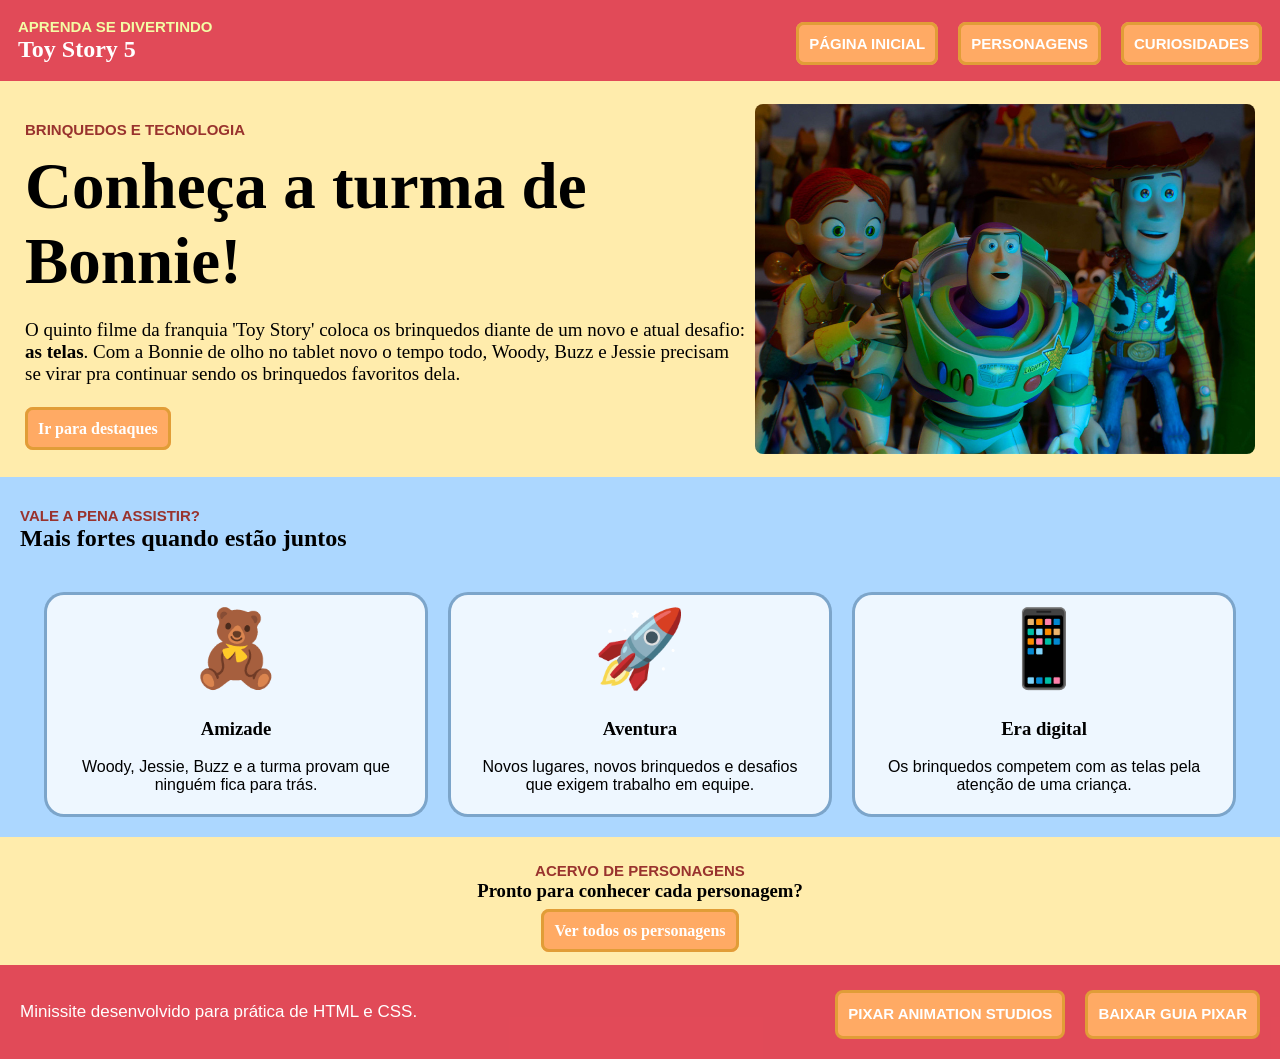
<file: index.html>
<!DOCTYPE html>
<html lang="pt-BR">
    <head>
        <meta charset="UTF-8"/>
        <title>Toy Story 5 | Início</title>
        <link rel="stylesheet" href="css/style.css"/>
    </head>
    <body>
        <header>
            <section class="nome">
                <span>Aprenda se divertindo</span>
                <h1>Toy Story 5</h1>
            </section>
            <section class="menu">
                <span class="inicial"><a href="index.html">Página Inicial</a></span>
                <span class="personagens"><a href="pages/personagens.html">Personagens</a></span>
                <span class="curiosidades"><a href="pages/curiosidades.html">Curiosidades</a></span>
            </section>
        </header>

        <main>

            <section id="apresentacao">
                <article class="texto">
                    <span>Brinquedos e Tecnologia</span>
                    <h2>Conheça a turma de Bonnie!</h2>
                    <p>O quinto filme da franquia 'Toy Story' coloca os brinquedos diante de um novo e atual desafio: <strong>as telas</strong>. Com a Bonnie de olho no tablet novo o tempo todo, Woody, Buzz e Jessie precisam se virar pra continuar sendo os brinquedos favoritos dela.</p>
                    <a class="gotodestaques" href=#destaques>Ir para destaques</a></span>
                </article>
                <img src="assets/img/toystory5.png" alt="Imagem De Jessie, Buzz Ligthyear e Woody"/>
            </section>

            <section id="destaques">
                <article>
                    <span>Vale a pena assistir?</span>
                    <h2>Mais fortes quando estão juntos</h2>
                </article>
            </section>
                <section id="cards">
                    <article class="card">
                        <span class="figurinha">🧸</span>
                        <h3>Amizade</h3>
                        <p>Woody, Jessie, Buzz e a turma provam que ninguém fica para trás.</p>
                    </article>

                    <article class="card">
                        <span class="figurinha">🚀</span>
                        <h3>Aventura</h3>
                        <p>Novos lugares, novos brinquedos e desafios que exigem trabalho em equipe.</p>
                    </article>

                    <article class="card">
                        <span class="figurinha">📱</span>
                        <h3>Era digital</h3>
                        <p>Os brinquedos competem com as telas pela atenção de uma criança.</p>
                    </article>
                </section>

        <section id="gotopersonagens">
            <p><span>Acervo de Personagens</span></p>
            <h3>Pronto para conhecer cada personagem?</h3>
            <a href="pages/personagens.html">Ver todos os personagens</a>
        </section>

        </main>

    <footer>
            <p>Minissite desenvolvido para prática de HTML e CSS.</p>
        <article class="link">
            <span class="links1"><a href="https://www.pixar.com/toy-story-5" target="_blank" rel="noreferrer">Pixar Animation Studios</a></span>
            <span class="links2"><a href="assets/arquivos/teste.txt" download>Baixar Guia Pixar</a></span>
        </article>
    </footer>
</body>
</html>
</file>
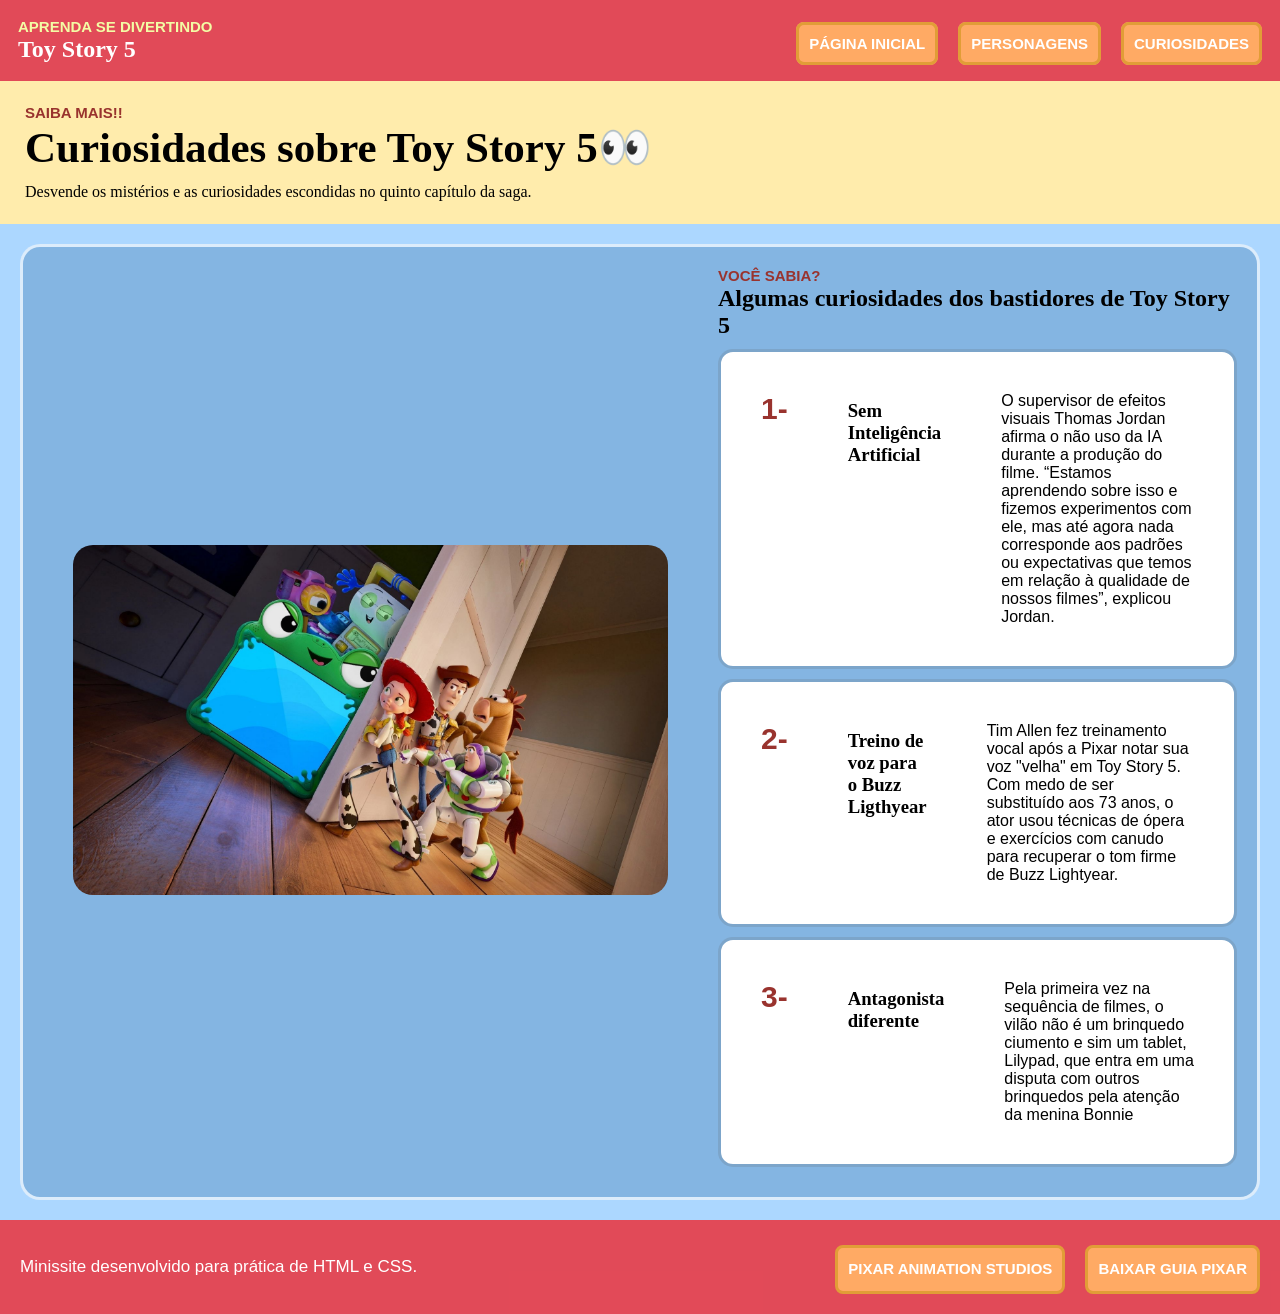
<file: pages/curiosidades.html>
<!DOCTYPE html>
<html lang="pt-BR">
    <head>
        <meta charset="UTF-8"/>
        <title>Toy Story 5 | Curiosidades</title>
        <link rel="stylesheet" href="../css/curiosidades.css"/>
    </head>
    <body>
        <header>
            <section class="nome">
                <span>Aprenda se divertindo</span>
                <h1>Toy Story 5</h1>
            </section>
               <section class="menu">
                <span class="inicial"><a href="../index.html">Página Inicial</a></span>
                <span class="personagens"><a href="personagens.html">Personagens</a></span>
                <span class="curiosidades"><a href="curiosidades.html">Curiosidades</a></span>
            </section>

        </header>

        <main>
            <section id="curiosidades">
                <article>
                    <span>Saiba mais!!</span>
                    <h2>Curiosidades sobre Toy Story 5👀</h2>
                    <p> Desvende os mistérios e as curiosidades escondidas no quinto capítulo da saga.</p>
                </article>
            </section>

            <section id="blocoprincipal">
                <section id="imagem">
                    <img src="../assets/img/curiosidadess.png" alt="Foto Personagens de Toy Story 5"/>
                </section>

                <section id="apresentacaoc">
                    <article>
                        <p><span>Você Sabia?</span></p>
                        <h2>Algumas curiosidades dos bastidores de Toy Story 5</h2>
                    </article>
                        <section id="cards">
                            <article class="card">
                                <p><span>1- </span></p>
                                <h3>Sem Inteligência Artificial</h3>
                                <p>O supervisor de efeitos visuais Thomas Jordan afirma o não uso da IA durante a produção do filme. “Estamos aprendendo sobre isso e fizemos experimentos com ele, mas até agora nada corresponde aos padrões ou expectativas que temos em relação à qualidade de nossos filmes”, explicou Jordan.</p>
                            </article>

                            <article class="card">
                                <p><span>2- </span></p>
                                <h3>Treino de voz para o Buzz Ligthyear</h3>
                                <p>Tim Allen fez treinamento vocal após a Pixar notar sua voz "velha" em Toy Story 5. Com medo de ser substituído aos 73 anos, o ator usou técnicas de ópera e exercícios com canudo para recuperar o tom firme de Buzz Lightyear.</p>
                            </article>

                            <article class="card">
                                <p><span>3- </span></p>
                                <h3>Antagonista diferente</h3>
                                <p>Pela primeira vez na sequência de filmes, o vilão não é um brinquedo ciumento e sim um tablet, Lilypad, que entra em uma disputa com outros brinquedos pela atenção da menina Bonnie</p>
                            </article>
            </section>

                        </section>
                </section>
            </section>
        </main>

        <footer>
    <p>Minissite desenvolvido para prática de HTML e CSS.</p>
    <article class="link">
        <span class="links1"><a href="https://www.pixar.com/toy-story-5" target="_blank" rel="noreferrer">Pixar Animation Studios</a></span>
        <span class="links2"><a href="../assets/arquivos/teste.txt" download>Baixar Guia Pixar</a></span>
    </article>
    </footer>

    </body>
</html>
</file>
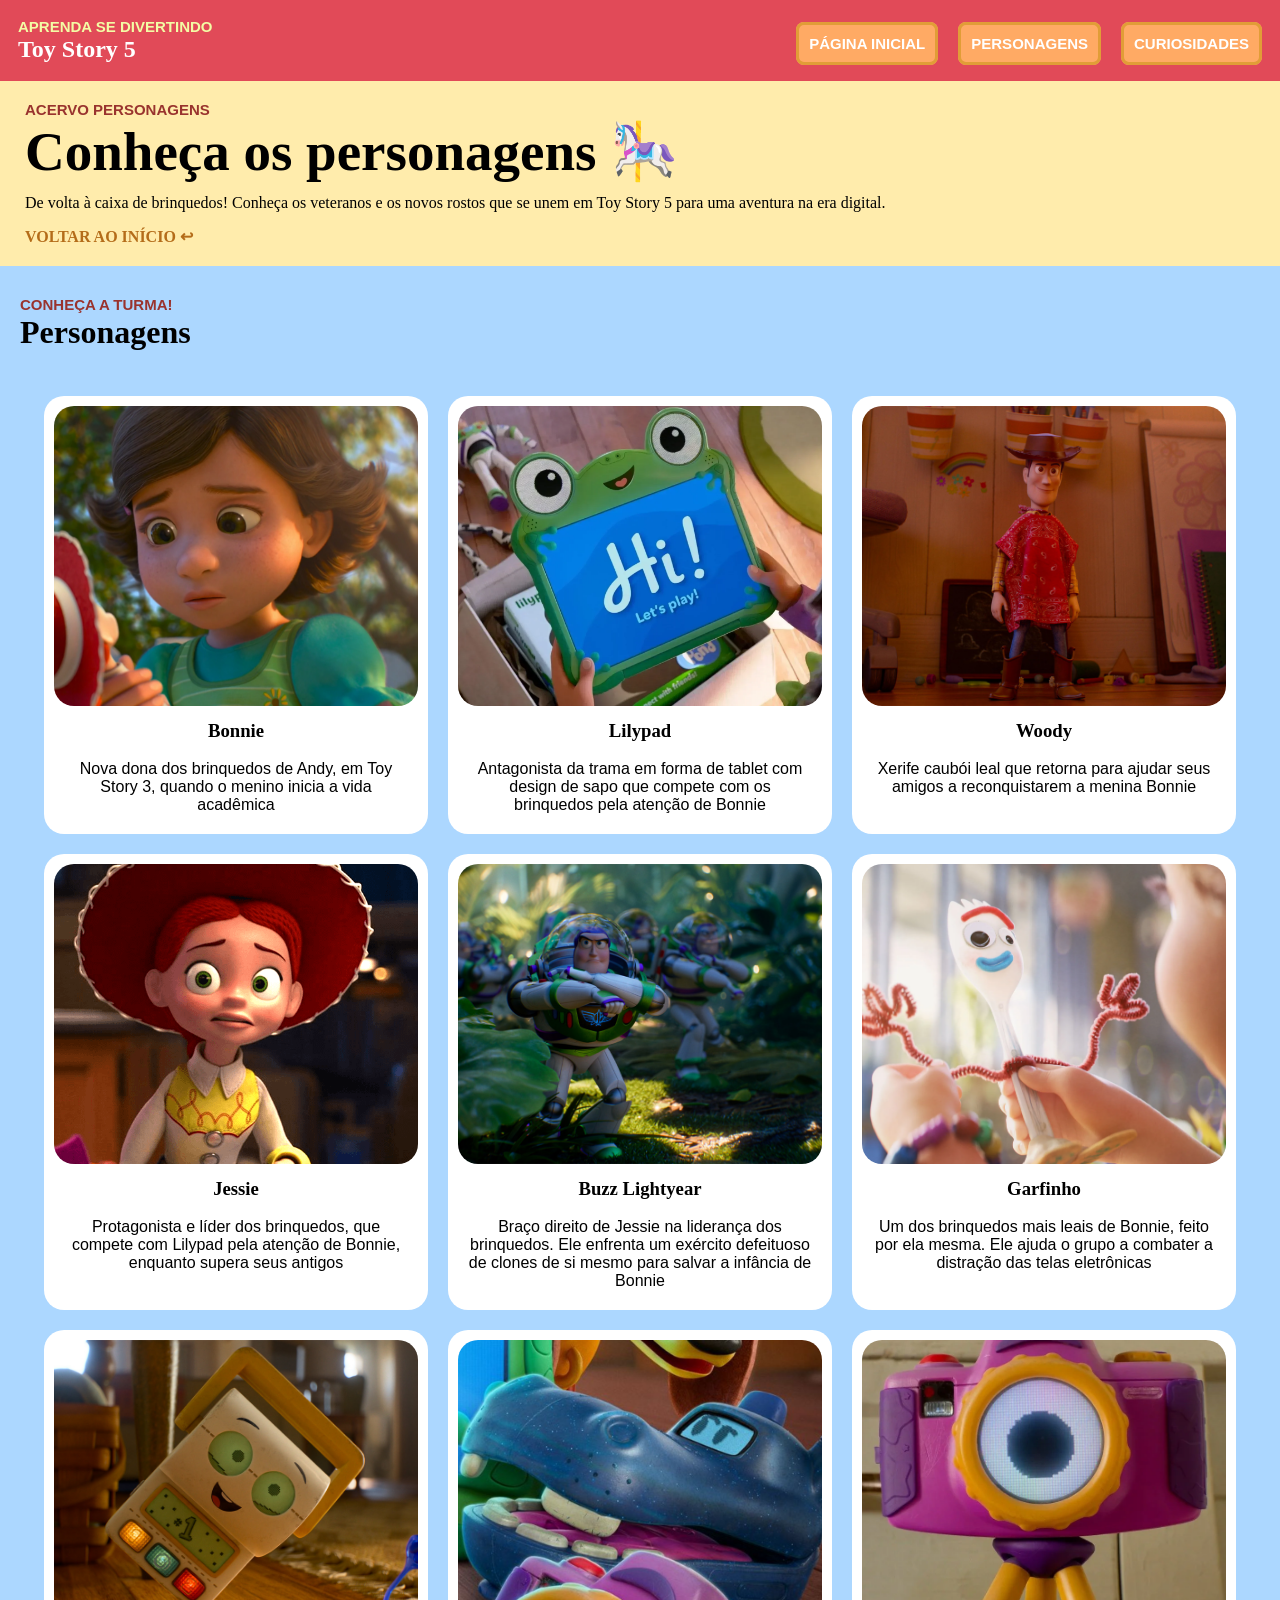
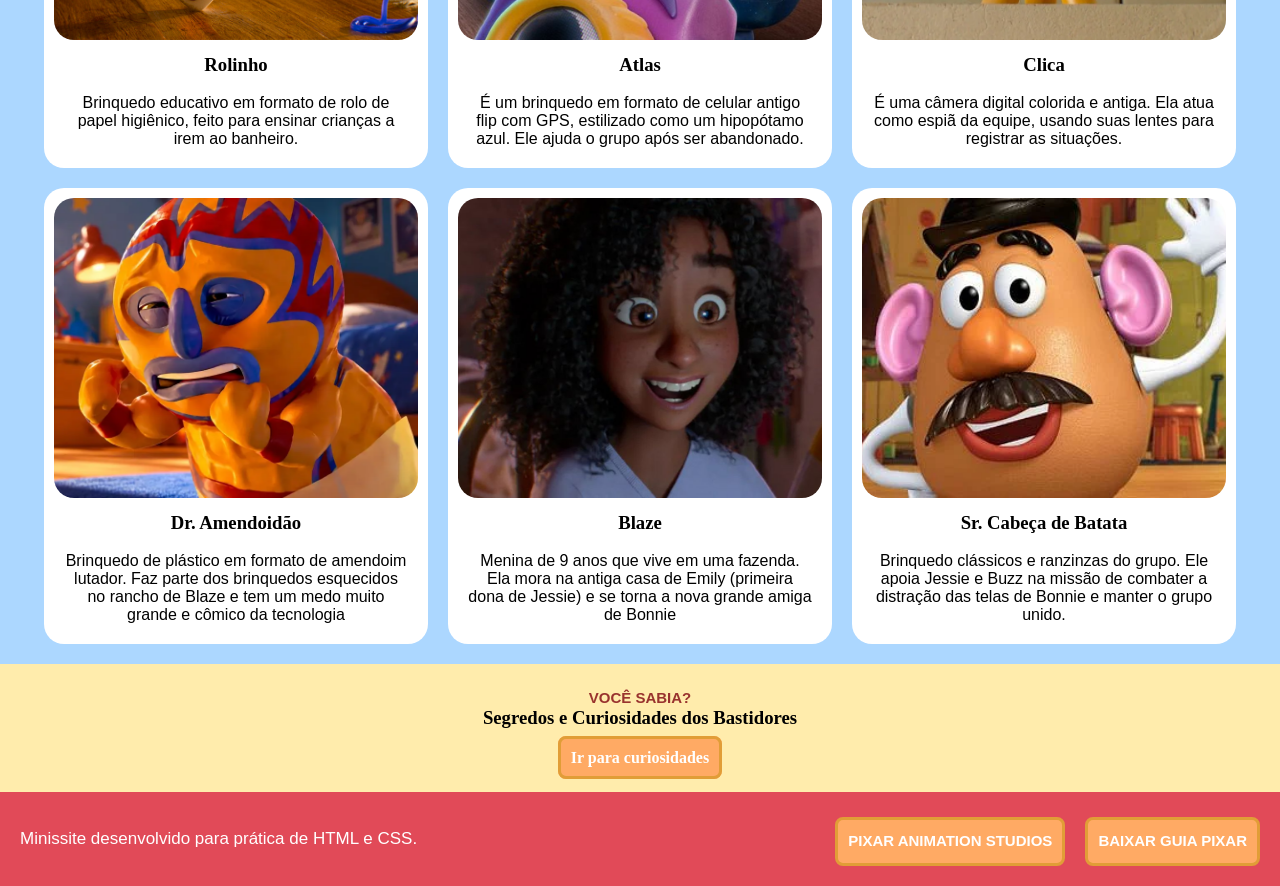
<file: pages/personagens.html>
<!doctype html>
<html lang="pt-BR">
    <head>
        <meta charset="UTF-8" />
        <title>Toy Story 5 | Personagens</title>
        <link rel="stylesheet" href="../css/personagens.css" />
    </head>

    <body>
        <header>
            <section class="nome">
                <span>Aprenda se divertindo</span>
                <h1>Toy Story 5</h1>
            </section>
            <section class="menu">
                <span class="inicial"><a href="../index.html">Página Inicial</a></span>
                <span class="personagens"><a href="personagens.html">Personagens</a></span>
                <span class="curiosidades"><a href="curiosidades.html">Curiosidades</a></span>
            </section>
        </header>

        <main>
            <section id="apresentacao">
                <article>
                    <p><span>Acervo personagens</span></p>
                    <h2>Conheça os personagens 🎠</h2>
                    <p>De volta à caixa de brinquedos! Conheça os veteranos e os novos rostos que se unem em Toy Story 5 para uma aventura na era digital.</p>
                    <p class="voltaraoinicio"><a href="../index.html"><strong>Voltar ao início ↩</strong></a></p>
                </article>

            </section>

            <section id="personagens">
                <span>Conheça a turma!</span>
                <h2>Personagens</h2>
            </section>

            <section class="cards">
                <article class="card">
                    <img src="../assets/img/bonnie.png" alt="Imagem da Bonnie" />
                    <h3>Bonnie</h3>
                    <p>
                        Nova dona dos brinquedos de Andy, em Toy Story 3, quando o menino inicia a
                        vida acadêmica
                    </p>
                </article>

                <article class="card">
                    <img src="../assets/img/lilypad.png" alt="Imagem da Lilypad" />
                    <h3>Lilypad</h3>
                    <p>Antagonista da trama em forma de tablet com design de sapo que compete com os brinquedos pela atenção de Bonnie</p>
                </article>

                <article class="card">
                    <img src="../assets/img/woody.png" alt="Imagem do Woody" />
                    <h3>Woody</h3>
                    <p>Xerife caubói leal que retorna para ajudar seus amigos a reconquistarem a menina Bonnie</p>
                </article>

                <article class="card">
                    <img src="../assets/img/jessieee.png" alt="Imagem da Jessie" />
                    <h3>Jessie</h3>
                    <p>Protagonista e líder dos brinquedos, que compete com Lilypad pela atenção de Bonnie, enquanto supera seus antigos</p>
                </article>

                <article class="card">
                    <img src="../assets/img/buzz.png" alt="Imagem do Buzz Ligthyear" />
                    <h3>Buzz Lightyear</h3>
                    <p>Braço direito de Jessie na liderança dos brinquedos. Ele enfrenta um exército defeituoso de clones de si mesmo para salvar a infância de Bonnie</p>
                </article>

                <article class="card">
                    <img src="../assets/img/garfinhooo.png" alt="Imagem do Garfinho" />
                    <h3>Garfinho</h3>
                    <p>Um dos brinquedos mais leais de Bonnie, feito por ela mesma. Ele ajuda o grupo a combater a distração das telas eletrônicas</p>
                </article>

                <article class="card">
                    <img src="../assets/img/smartypants.png" alt="Imagem do Rolinho" />
                    <h3>Rolinho</h3>
                    <p>Brinquedo educativo em formato de rolo de papel higiênico, feito para ensinar crianças a irem ao banheiro.</p>
                </article>

                <article class="card">
                    <img src="../assets/img/atlass.png" alt="Imagem de Atlas" />
                    <h3>Atlas</h3>
                    <p>É um brinquedo em formato de celular antigo flip com GPS, estilizado como um hipopótamo azul. Ele ajuda o grupo após ser abandonado.</p>
                </article>

                <article class="card">
                    <img src="../assets/img/snappy.png" alt="Imagem de Clica" />
                    <h3>Clica</h3>
                    <p>É uma câmera digital colorida e antiga. Ela atua como espiã da equipe, usando suas lentes para registrar as situações.</p>
                </article>

                <article class="card">
                    <img src="../assets/img/dramendoidao.png" alt="Imagem de Dr. Amendoidão" />
                    <h3>Dr. Amendoidão</h3>
                    <p>Brinquedo de plástico em formato de amendoim lutador. Faz parte dos brinquedos esquecidos no rancho de Blaze e tem um medo muito grande e cômico da tecnologia</p>
                </article>

                <article class="card">
                    <img src="../assets/img/blaze.png" alt="Imagem de Blaze" />
                    <h3>Blaze</h3>
                    <p>Menina de 9 anos que vive em uma fazenda. Ela mora na antiga casa de Emily (primeira dona de Jessie) e se torna a nova grande amiga de Bonnie</p>
                </article>

                <article class="card">
                    <img
                        src="../assets/img/cabecabatata.png"
                        alt="Imagem de Sr. Cabeça de Batata" />
                    <h3>Sr. Cabeça de Batata</h3>
                    <p>Brinquedo clássicos e ranzinzas do grupo. Ele apoia Jessie e Buzz na missão de combater a distração das telas de Bonnie e manter o grupo unido.</p>
                </article>
            </section>

            <section class="gotocuriosidades">
                <p><span>Você Sabia?</span></p>
                <h3>Segredos e Curiosidades dos Bastidores</h3>
                <a href="../pages/curiosidades.html">Ir para curiosidades</a>
            </section>
        </main>

        <footer>
            <p>Minissite desenvolvido para prática de HTML e CSS.</p>
            <article class="link">
                <span class="links1">
                    <a href="https://www.pixar.com/toy-story-5" target="_blank" rel="noreferrer">Pixar Animation Studios</a>
                </span>
                <span class="links2">
                    <a href="../assets/arquivos/teste.txt" download>Baixar Guia Pixar</a>
                </span>
            </article>
        </footer>
    </body>
</html>
</file>
<file: css/style.css>
*{
    padding: 0;
    margin: 0;
    box-sizing: border-box;
}

body {
    font-family: Georgia, 'Times New Roman', Times, serif;
    background-color: #acd7ff;

}
span {
    text-transform: uppercase;
    font-weight: 550;
    font-size: 15px;
    font-family: 'Gill Sans', 'Gill Sans MT', Calibri, 'Trebuchet MS', sans-serif;
    margin-top: 5px;
    color: #99332E;
}

header {
    background-color: #e44552f6;
    color: rgb(255, 255, 255);
    padding: 18px;
    display: flex;
    align-items: center;
    justify-content: space-between;
}

a {
    text-decoration: none;
    color:rgb(255, 255, 255);
}

a {
    text-decoration: none;
    color: rgb(255, 255, 255);
}

.nome span {
    color:#f3fca5;
    margin-top: 8px;
}

.menu {
    display: flex;
    gap: 20px;
}

.inicial a {
    font-weight: bold;
    background-color: rgb(255, 170, 100);
    padding: 10px;
    border-radius: 8px;
    border-style: solid;
    border-color: rgb(225, 157, 55);
}

.personagens a {
    font-weight: bold;
    background-color: rgb(255, 170, 100);
    padding: 10px;
    border-radius: 8px;
    border-style: solid;
    border-color: rgb(225, 157, 55);
}

.curiosidades a {
    font-weight: bold;
    background-color: rgb(255, 170, 100);
    padding: 10px;
    border-radius: 8px;
    border-style: solid;
    border-color: rgb(225, 157, 55);
}

#apresentacao {
    padding: 23px;
    padding-left: 25px;
    padding-right: 25px;
    display: flex;
    gap: 10px;
    background-color: #ffecac;
    align-items: center;
    justify-content: space-between;
    margin-bottom: 10px;
}

#apresentacao img {
    width: 500px;
    height: 350px;
    border-radius: 8px;
    object-fit: cover;
}

#apresentacao p {
    padding-bottom: 15px;
}

.texto h2 {
    font-size: 65px;
    margin-bottom: 20px;
    margin-top: 10px;
}

.texto p {
    font-size: 19px;
    margin-bottom: 20px;
}

#destaques {
    padding: 20px;
}

#cards {
    display: flex;
    gap: 20px;
    justify-content: center;
    flex-wrap: wrap;
    margin-top: 20px;
    margin-bottom: 20px;
}

.card {
    background-color: rgba(255, 255, 255, 0.795);
    padding: 10px;
    width: 30%;
    border-radius: 20px;
    align-items: center;
    flex-direction: row;
    justify-content: center;
    text-align: center;
    border-style: solid;
    border-color:#78a2c9f6
}

.card img {
    width: 100%;
    border-radius: 20px;
    height: 300px;
    object-fit: cover;
}

.card h3 {
    margin-top: 25px;
}

.card p {
    margin-top: 8px;
    font-weight: 500;
    padding: 10px;
    font-family: 'Segoe UI', Tahoma, Geneva, Verdana, sans-serif;
}

.figurinha {
    font-size: 75px;
}

.gotodestaques {
    font-weight: bold;
    background-color: rgb(255, 170, 100);
    padding: 10px;
    border-radius: 8px;
    border-style: solid;
    border-color: rgb(225, 157, 55);
}

#gotopersonagens {
    text-align: center;
    background-color:  #ffecac;
    padding: 25px;
}

#gotopersonagens h3 {
    margin-bottom: 20px;
}

#gotopersonagens a {
    font-weight: bold;
    background-color: rgb(255, 170, 100);
    padding: 10px;
    border-radius: 8px;
    border-style: solid;
    border-color: rgb(225, 157, 55);
}

footer {
    align-items: center;
    display: flex;
    justify-content: space-between;
    line-height: 1.5;
    background-color: #e44552f6;
    color: white;
    padding: 20px;
    font-size: 17px;
    font-family: 'Segoe UI', Tahoma, Geneva, Verdana, sans-serif;
}

.link {
    display: flex;
    gap: 20px;
}

.links1 {
    font-weight: bold;
    background-color: rgb(255, 170, 100);
    border-radius: 8px;
    border-style: solid;
    border-color: rgb(225, 157, 55);
    padding: 10px;
}

.links2 {
    font-weight: bold;
    background-color: rgb(255, 170, 100);
    border-radius: 8px;
    border-style: solid;
    border-color: rgb(225, 157, 55);
    padding: 10px;
}

a:hover {
    color: rgb(180, 108, 25);

}
</file>
<file: css/curiosidades.css>
*{
    padding: 0;
    margin: 0;
    box-sizing: border-box;
}

body {
    font-family: Georgia, 'Times New Roman', Times, serif;
    background-color: #acd7ff;

}
span {
    text-transform: uppercase;
    font-weight: 550;
    font-size: 15px;
    font-family: 'Gill Sans', 'Gill Sans MT', Calibri, 'Trebuchet MS', sans-serif;
    margin-top: 5px;
    color: #99332E;
}

header {
    background-color: #e44552f6;
    color: rgb(255, 255, 255);
    padding: 18px;
    display: flex;
    align-items: center;
    justify-content: space-between;
}

a {
    text-decoration: none;
    color:rgb(255, 255, 255);
}

a {
    text-decoration: none;
    color: rgb(255, 255, 255);
}

.nome span {
    color:#f3fca5;
    margin-top: 8px;
}

.menu {
    display: flex;
    gap: 20px;
}

.inicial a {
    font-weight: bold;
    background-color: rgb(255, 170, 100);
    padding: 10px;
    border-radius: 8px;
    border-style: solid;
    border-color: rgb(225, 157, 55);
}

.personagens a {
    font-weight: bold;
    background-color: rgb(255, 170, 100);
    padding: 10px;
    border-radius: 8px;
    border-style: solid;
    border-color: rgb(225, 157, 55);
}

.curiosidades a {
    font-weight: bold;
    background-color: rgb(255, 170, 100);
    padding: 10px;
    border-radius: 8px;
    border-style: solid;
    border-color: rgb(225, 157, 55);
}

#curiosidades {
    padding: 23px;
    padding-left: 25px;
    padding-right: 25px;
    display: flex;
    gap: 10px;
    background-color: #ffecac;
    align-items: center;
    justify-content: space-between;
    margin-bottom: 10px;
}

#curiosidades h2 {
    font-size: 43px;
    padding-bottom: 10px;
}

#imagem img {
    width: 595px;
    height: 350px;
    border-radius: 20px;
    object-fit: cover;
    margin: 30px;

}

#blocoprincipal {
    background-color: #81b2e0ea;
    padding: 20px;
    border-radius: 20px;
    border-style: solid;
    border-color: #e3f1fdea;
    margin: 20px;
    display: flex;
    gap: 20px;
    align-items: center;
}

.cards {
    display: flex;
    gap: 20px;
    flex-direction: column;
    align-items: center;
}

.card {
    gap: 20px;
    align-items: flex-start;
    background-color: white;
    padding: 20px;
    width: 100%;
    border-radius: 15px;
    border-style: solid;
    border-color:#78a2c9f6;
    flex-direction: row;
    text-align: left;
    display: flex;
    justify-content: center;
    margin-top: 10px;
    margin-bottom: 10px;
}

.card span {
    font-size: 30px;
}

.card h3 {
    margin-top: 8px;
    padding: 20px;
}

.card p {
    font-weight: 520;
    padding: 20px;
    font-family: 'Segoe UI', Tahoma, Geneva, Verdana, sans-serif;
}

footer {
    align-items: center;
    display: flex;
    justify-content: space-between;
    line-height: 1.5;
    background-color: #e44552f6;
    color: white;
    padding: 20px;
    font-size: 17px;
    font-family: 'Segoe UI', Tahoma, Geneva, Verdana, sans-serif;
}

.link {
    display: flex;
    gap: 20px;
}

.links1 {
    font-weight: bold;
    background-color: rgb(255, 170, 100);
    border-radius: 8px;
    border-style: solid;
    border-color: rgb(225, 157, 55);
    padding: 10px;
}

.links2 {
    font-weight: bold;
    background-color: rgb(255, 170, 100);
    border-radius: 8px;
    border-style: solid;
    border-color: rgb(225, 157, 55);
    padding: 10px;
}

a:hover {
    color: rgb(180, 108, 25);

}
</file>
<file: css/personagens.css>
*{
    padding: 0;
    margin: 0;
    box-sizing: border-box;
}

body {
    font-family: Georgia, 'Times New Roman', Times, serif;
    background-color: #acd7ff;

}
span {
    text-transform: uppercase;
    font-weight: 550;
    font-size: 15px;
    font-family: 'Gill Sans', 'Gill Sans MT', Calibri, 'Trebuchet MS', sans-serif;
    margin-top: 5px;
    color: #99332E;
}

header {
    background-color: #e44552f6;
    color: rgb(255, 255, 255);
    padding: 18px;
    display: flex;
    align-items: center;
    justify-content: space-between;
}

a {
    text-decoration: none;
    color:rgb(255, 255, 255);
}

.nome span {
    color:#f3fca5;
    margin-top: 8px;
}

.menu {
    display: flex;
    gap: 20px;
}

.inicial a {
    font-weight: bold;
    background-color: rgb(255, 170, 100);
    padding: 10px;
    border-radius: 8px;
    border-style: solid;
    border-color: rgb(225, 157, 55);
}
.personagens a {
    font-weight: bold;
    background-color: rgb(255, 170, 100);
    padding: 10px;
    border-radius: 8px;
    border-style: solid;
    border-color: rgb(225, 157, 55);
}

.curiosidades a {
    font-weight: bold;
    background-color: rgb(255, 170, 100);
    padding: 10px;
    border-radius: 8px;
    border-style: solid;
    border-color: rgb(225, 157, 55);
}


#apresentacao {
    background-color:#ffecac;
    padding: 20px;
    padding-left: 25px;
    padding-right: 25px;
    display: flex;
    justify-content: space-between;
    align-items: center;
    gap: 8px;
    margin-bottom: 10px;
}

#apresentacao h2 {
    font-size: 55px;
    margin-bottom: 10px;
}

#apresentacao p {
    font-size: 16px;
}
#personagens {
    padding: 20px;
}

#personagens h2 {
    font-size: 32px;
    padding-bottom: 5px;
}

.cards {
    display: flex;
    gap: 20px;
    justify-content: center;
    flex-wrap: wrap;
    margin-top: 20px;
    margin-bottom: 20px;
}

.card {
    background-color: white;
    padding: 10px;
    width: 30%;
    border-radius: 20px;
    align-items: center;
    flex-direction: row;
    justify-content: center;
    text-align: center;
}

.card img {
    width: 100%;
    border-radius: 20px;
    height: 300px;
    object-fit: cover;
}

.card h3 {
    margin-top: 10px;
}

.card p {
    margin-top: 8px;
    font-weight: 500;
    padding: 10px;
    font-family: 'Segoe UI', Tahoma, Geneva, Verdana, sans-serif;
}

.gotocuriosidades {
    text-align: center;
    background-color:  #ffecac;
    padding: 25px;
}

.gotocuriosidades h3 {
    margin-bottom: 20px;
}

.gotocuriosidades a {
    font-weight: bold;
    background-color: rgb(255, 170, 100);
    padding: 10px;
    border-radius: 8px;
    border-style: solid;
    border-color: rgb(225, 157, 55);
}

footer {
    align-items: center;
    display: flex;
    justify-content: space-between;
    line-height: 1.5;
    background-color: #e44552f6;
    color: white;
    padding: 20px;
    font-size: 17px;
    font-family: 'Segoe UI', Tahoma, Geneva, Verdana, sans-serif;
}

.link {
    display: flex;
    gap: 20px;
}

.links1 {
    font-weight: bold;
    background-color: rgb(255, 170, 100);
    border-radius: 8px;
    border-style: solid;
    border-color: rgb(225, 157, 55);
    padding: 10px;
}

.links2 {
    font-weight: bold;
    background-color: rgb(255, 170, 100);
    border-radius: 8px;
    border-style: solid;
    border-color: rgb(225, 157, 55);
    padding: 10px;
}

a:hover {
    color: rgb(180, 108, 25);

}

.voltaraoinicio a {
    color: rgb(180, 108, 25);
    font-size: medium;
    display: flex;
    justify-content: flex-start;
    text-transform: uppercase;
    padding-top: 15px;
}
</file>
